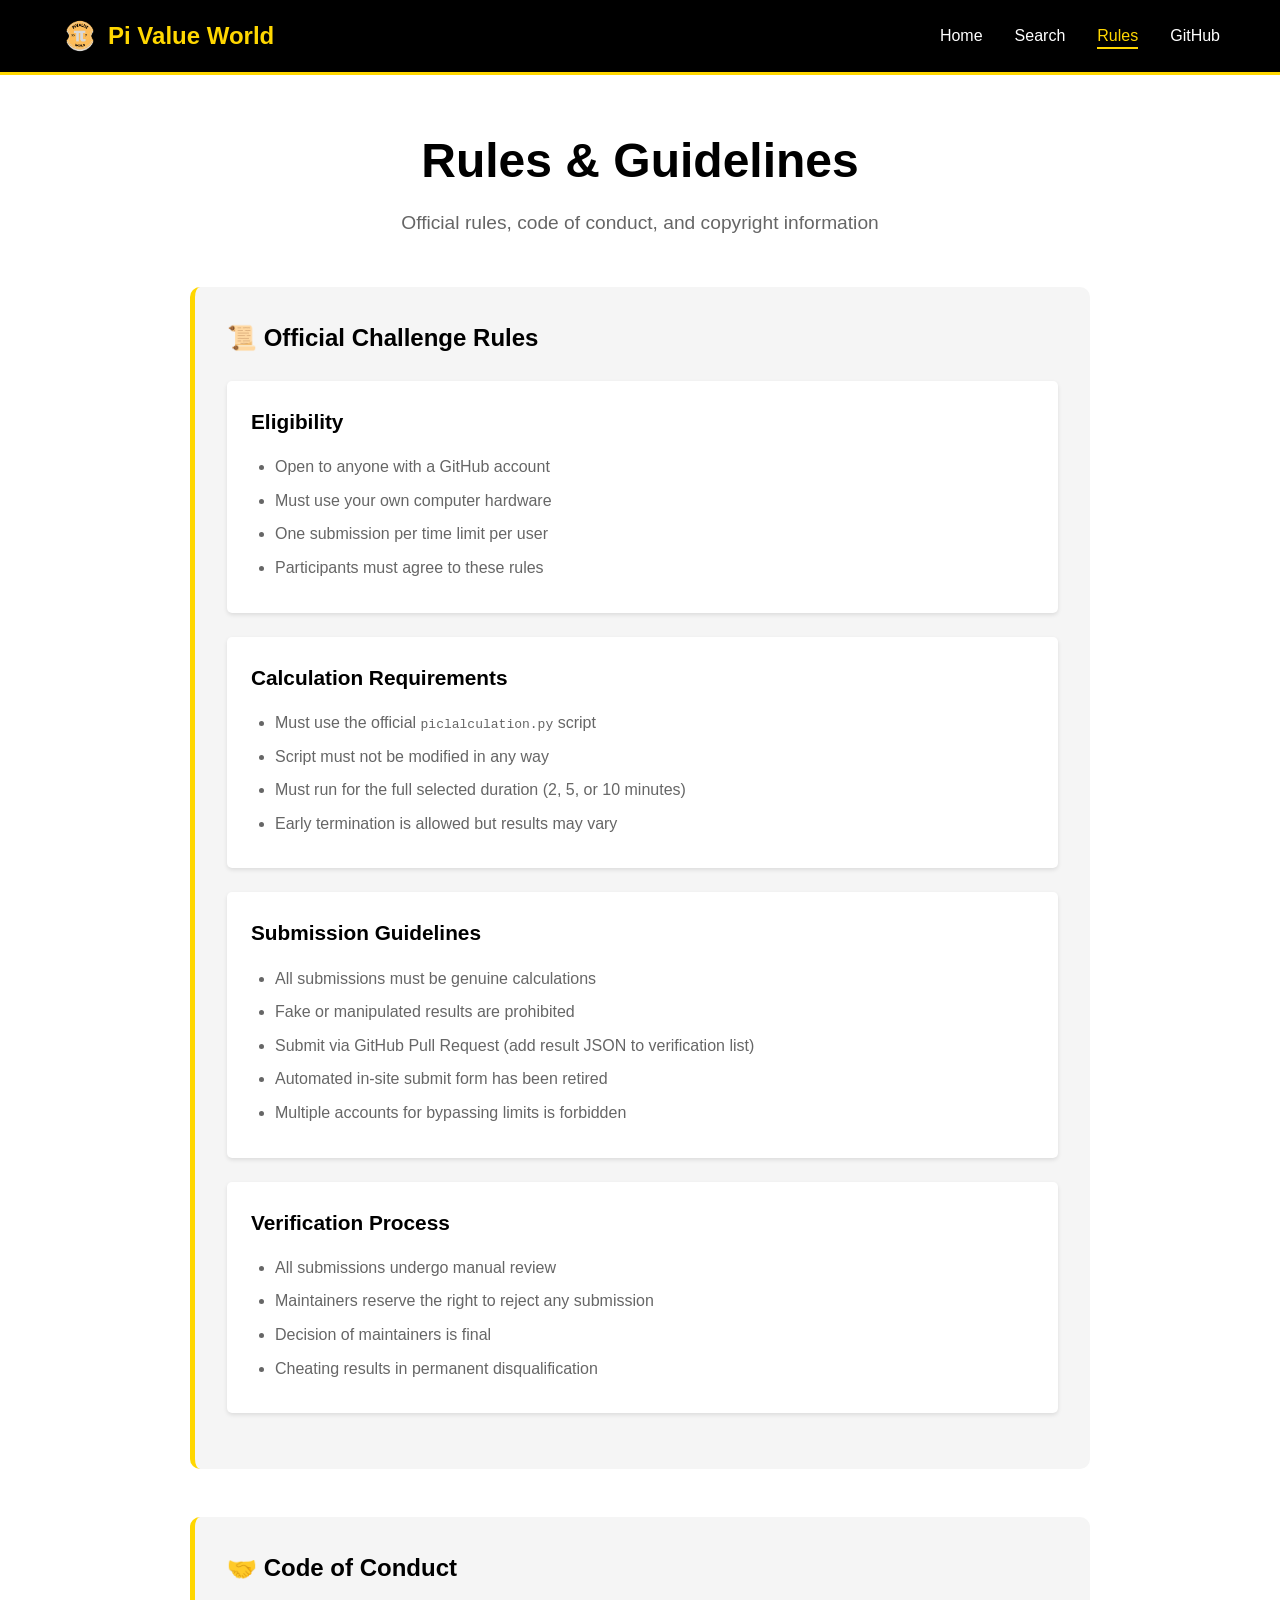
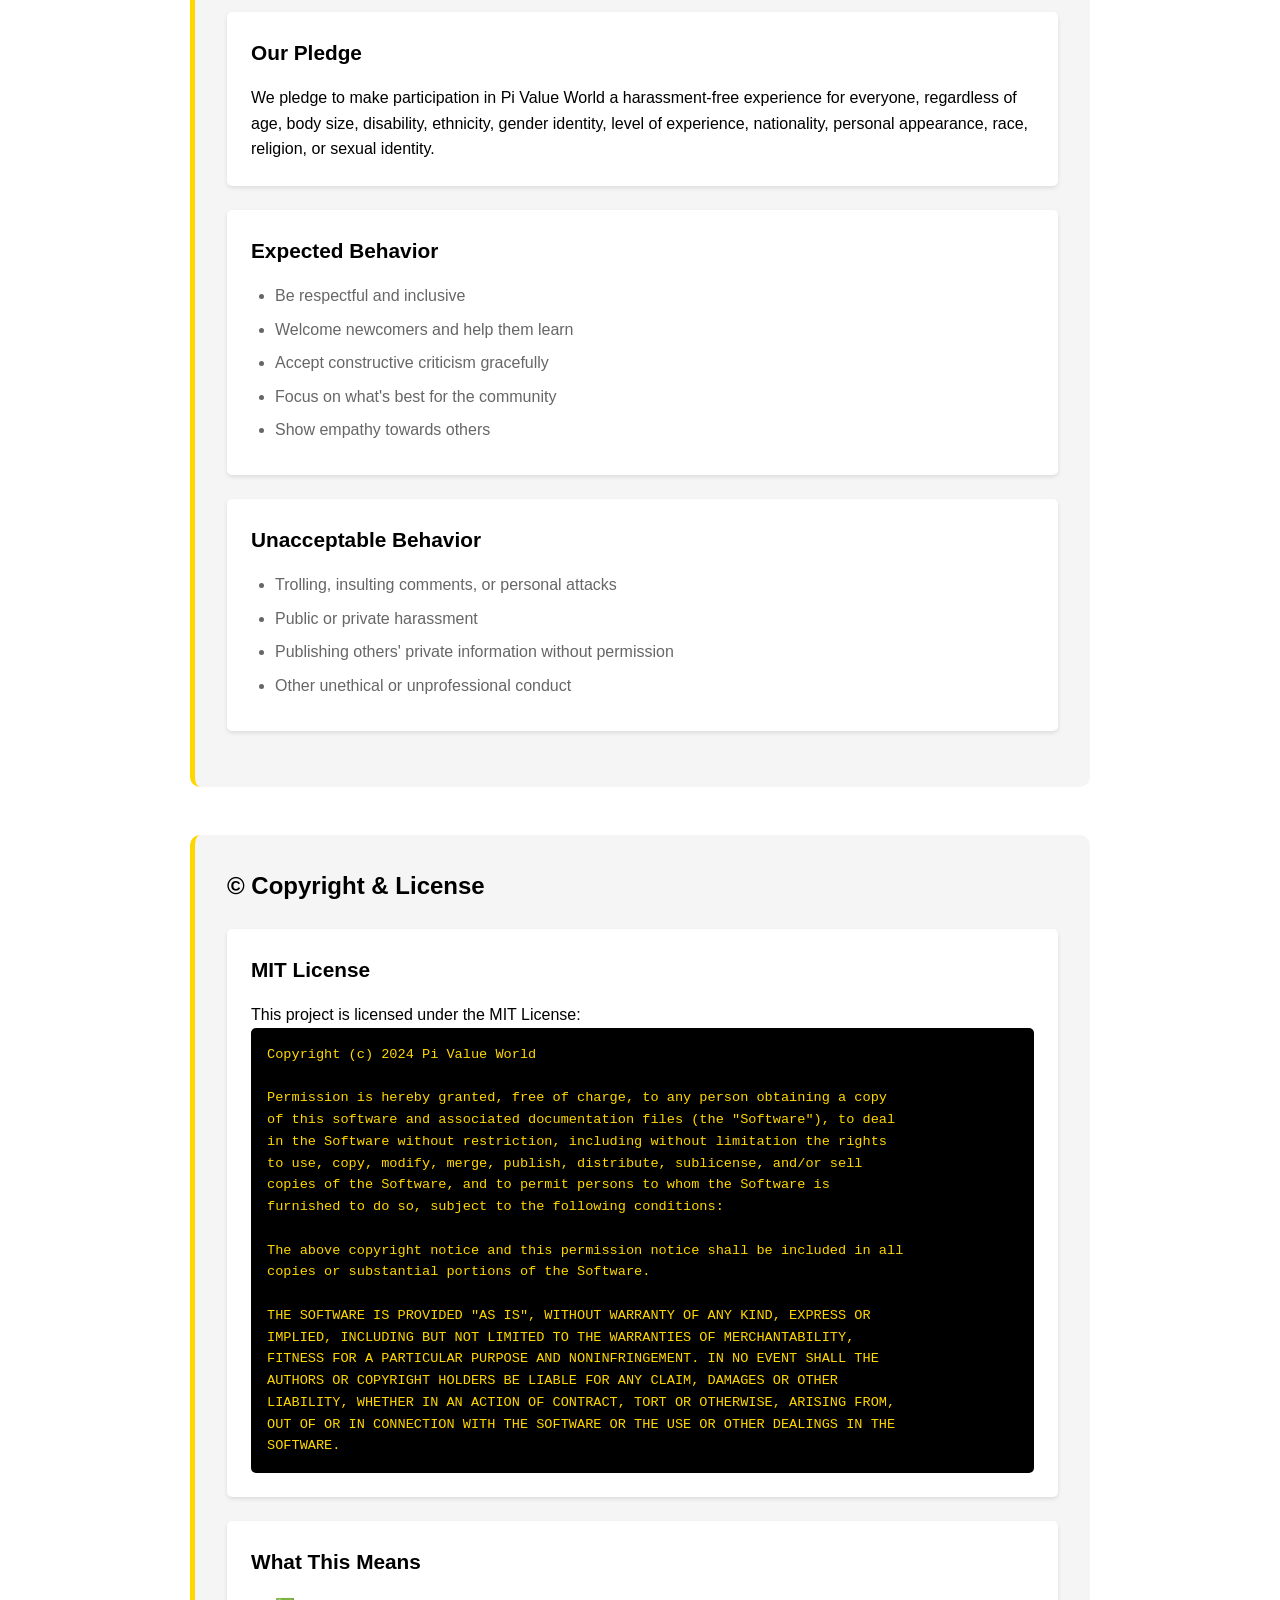
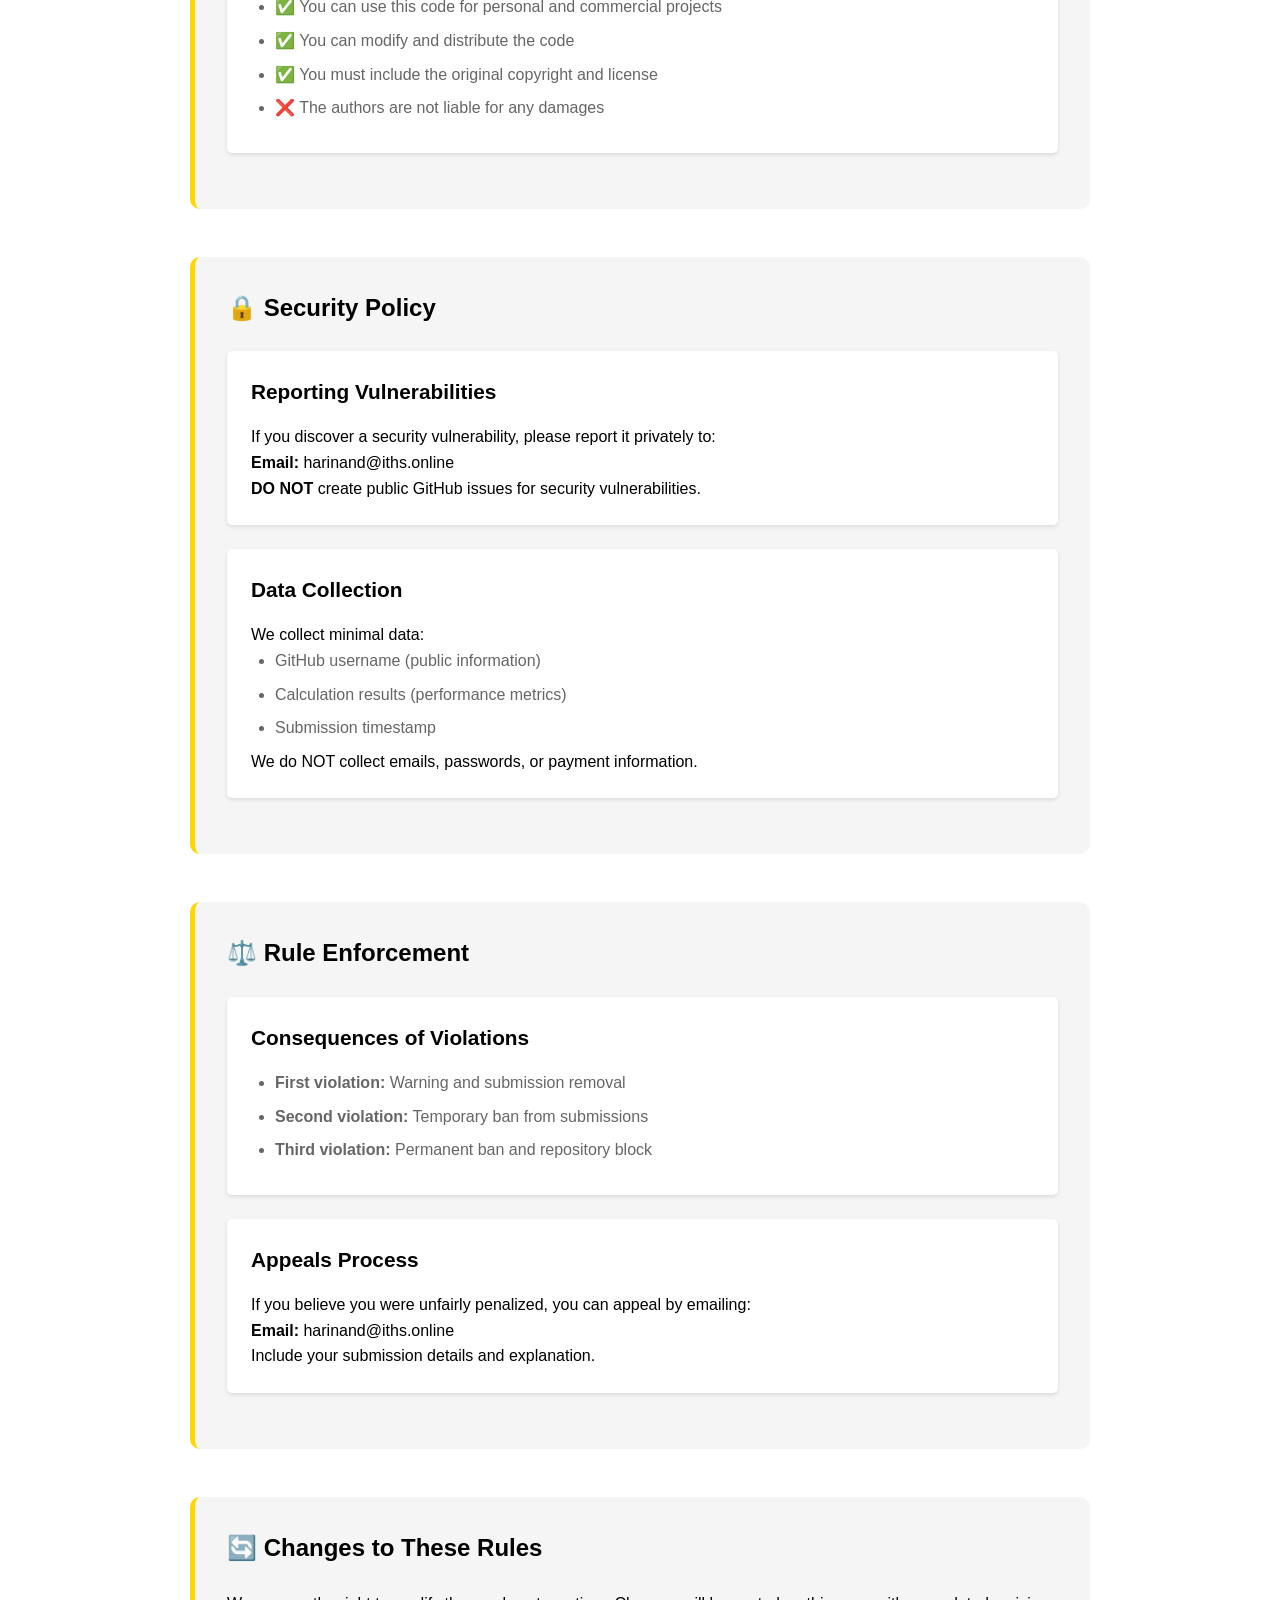
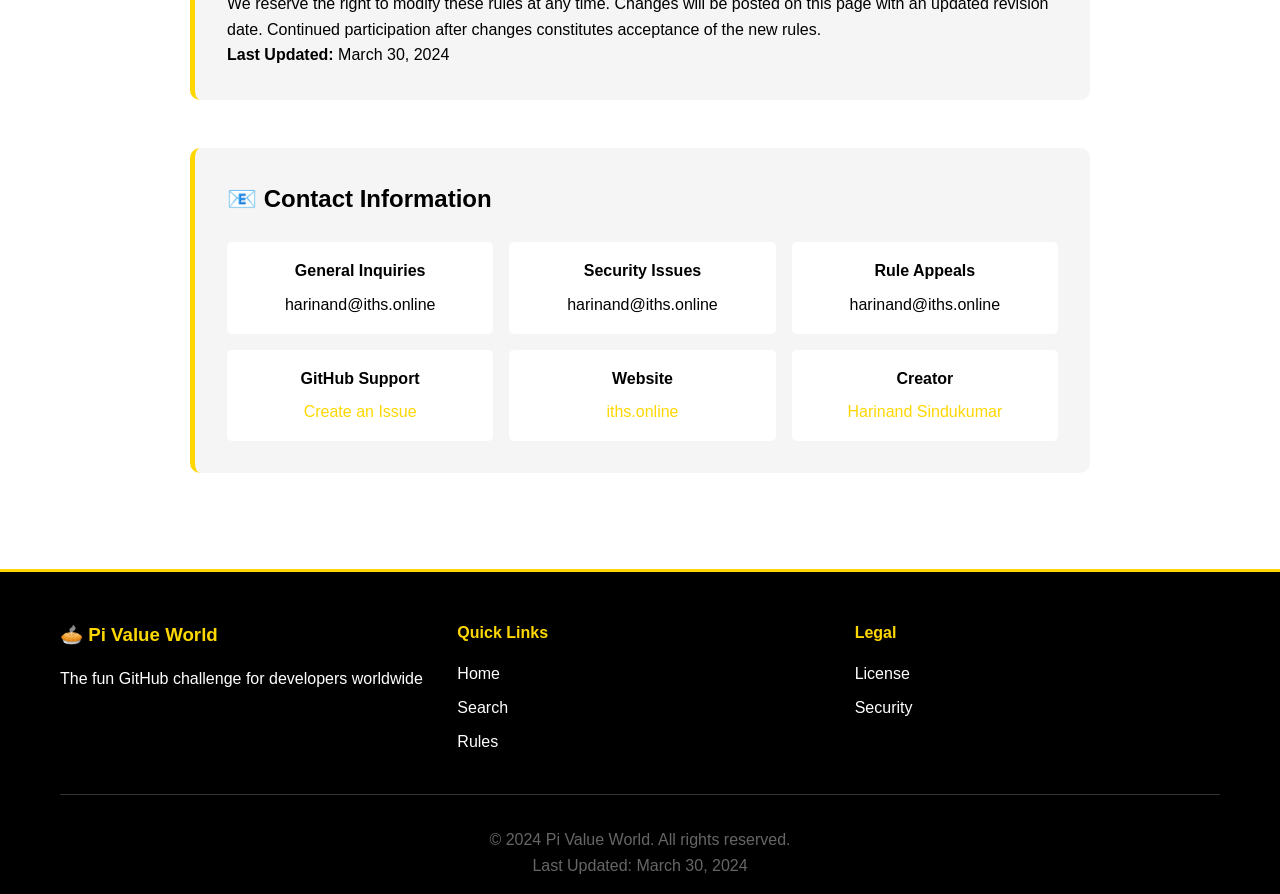
<file: docs/rules.html>
<!DOCTYPE html>
<html lang="en">
<head>
    <meta charset="UTF-8">
    <meta name="viewport" content="width=device-width, initial-scale=1.0">
    <title>Rules & Guidelines | Pi Value World</title>
    <meta name="description" content="Official rules, guidelines, and copyright information for Pi Value World challenge">
    <link rel="icon" type="image/png" href="assets/pi.png">
    <link rel="apple-touch-icon" href="assets/pi.png">
    <link rel="stylesheet" href="css/style.css">
</head>
<body>
    <!-- Navigation -->
    <nav class="navbar">
        <div class="container">
            <a href="index.html" class="logo">
                <img src="assets/pi.png" alt="Pi Value World Logo" class="logo-image">
                Pi Value World
            </a>
            <ul class="nav-links">
                <li><a href="index.html">Home</a></li>
                <li><a href="search.html">Search</a></li>
                <li><a href="rules.html" class="active">Rules</a></li>
                <li><a href="https://github.com/harinandsindukumar/pivalue.world" target="_blank">GitHub</a></li>
            </ul>
            <button class="mobile-menu-btn">☰</button>
        </div>
    </nav>

    <!-- Main Content -->
    <main class="page-content">
        <div class="container">
            <div class="page-header">
                <h1>Rules & Guidelines</h1>
                <p>Official rules, code of conduct, and copyright information</p>
            </div>

            <div class="rules-content">
                <!-- Official Rules -->
                <section class="rules-section">
                    <h2>📜 Official Challenge Rules</h2>
                    
                    <div class="rule-card">
                        <h3>Eligibility</h3>
                        <ul>
                            <li>Open to anyone with a GitHub account</li>
                            <li>Must use your own computer hardware</li>
                            <li>One submission per time limit per user</li>
                            <li>Participants must agree to these rules</li>
                        </ul>
                    </div>

                    <div class="rule-card">
                        <h3>Calculation Requirements</h3>
                        <ul>
                            <li>Must use the official <code>piclalculation.py</code> script</li>
                            <li>Script must not be modified in any way</li>
                            <li>Must run for the full selected duration (2, 5, or 10 minutes)</li>
                            <li>Early termination is allowed but results may vary</li>
                        </ul>
                    </div>

                    <div class="rule-card">
                        <h3>Submission Guidelines</h3>
                        <ul>
                            <li>All submissions must be genuine calculations</li>
                            <li>Fake or manipulated results are prohibited</li>
                            <li>Submit via GitHub Pull Request (add result JSON to verification list)</li>
                            <li>Automated in-site submit form has been retired</li>
                            <li>Multiple accounts for bypassing limits is forbidden</li>
                        </ul>
                    </div>

                    <div class="rule-card">
                        <h3>Verification Process</h3>
                        <ul>
                            <li>All submissions undergo manual review</li>
                            <li>Maintainers reserve the right to reject any submission</li>
                            <li>Decision of maintainers is final</li>
                            <li>Cheating results in permanent disqualification</li>
                        </ul>
                    </div>
                </section>

                <!-- Code of Conduct -->
                <section class="rules-section">
                    <h2>🤝 Code of Conduct</h2>
                    
                    <div class="conduct-card">
                        <h3>Our Pledge</h3>
                        <p>We pledge to make participation in Pi Value World a harassment-free experience for everyone, regardless of age, body size, disability, ethnicity, gender identity, level of experience, nationality, personal appearance, race, religion, or sexual identity.</p>
                    </div>

                    <div class="conduct-card">
                        <h3>Expected Behavior</h3>
                        <ul>
                            <li>Be respectful and inclusive</li>
                            <li>Welcome newcomers and help them learn</li>
                            <li>Accept constructive criticism gracefully</li>
                            <li>Focus on what's best for the community</li>
                            <li>Show empathy towards others</li>
                        </ul>
                    </div>

                    <div class="conduct-card">
                        <h3>Unacceptable Behavior</h3>
                        <ul>
                            <li>Trolling, insulting comments, or personal attacks</li>
                            <li>Public or private harassment</li>
                            <li>Publishing others' private information without permission</li>
                            <li>Other unethical or unprofessional conduct</li>
                        </ul>
                    </div>
                </section>

                <!-- Copyright & License -->
                <section class="rules-section">
                    <h2>© Copyright & License</h2>
                    
                    <div class="license-card">
                        <h3>MIT License</h3>
                        <p>This project is licensed under the MIT License:</p>
                        <pre>Copyright (c) 2024 Pi Value World

Permission is hereby granted, free of charge, to any person obtaining a copy
of this software and associated documentation files (the "Software"), to deal
in the Software without restriction, including without limitation the rights
to use, copy, modify, merge, publish, distribute, sublicense, and/or sell
copies of the Software, and to permit persons to whom the Software is
furnished to do so, subject to the following conditions:

The above copyright notice and this permission notice shall be included in all
copies or substantial portions of the Software.

THE SOFTWARE IS PROVIDED "AS IS", WITHOUT WARRANTY OF ANY KIND, EXPRESS OR
IMPLIED, INCLUDING BUT NOT LIMITED TO THE WARRANTIES OF MERCHANTABILITY,
FITNESS FOR A PARTICULAR PURPOSE AND NONINFRINGEMENT. IN NO EVENT SHALL THE
AUTHORS OR COPYRIGHT HOLDERS BE LIABLE FOR ANY CLAIM, DAMAGES OR OTHER
LIABILITY, WHETHER IN AN ACTION OF CONTRACT, TORT OR OTHERWISE, ARISING FROM,
OUT OF OR IN CONNECTION WITH THE SOFTWARE OR THE USE OR OTHER DEALINGS IN THE
SOFTWARE.</pre>
                    </div>

                    <div class="license-card">
                        <h3>What This Means</h3>
                        <ul>
                            <li>✅ You can use this code for personal and commercial projects</li>
                            <li>✅ You can modify and distribute the code</li>
                            <li>✅ You must include the original copyright and license</li>
                            <li>❌ The authors are not liable for any damages</li>
                        </ul>
                    </div>
                </section>

                <!-- Security -->
                <section class="rules-section">
                    <h2>🔒 Security Policy</h2>
                    
                    <div class="security-card">
                        <h3>Reporting Vulnerabilities</h3>
                        <p>If you discover a security vulnerability, please report it privately to:</p>
                        <p><strong>Email:</strong> harinand@iths.online</p>
                        <p><strong>DO NOT</strong> create public GitHub issues for security vulnerabilities.</p>
                    </div>

                    <div class="security-card">
                        <h3>Data Collection</h3>
                        <p>We collect minimal data:</p>
                        <ul>
                            <li>GitHub username (public information)</li>
                            <li>Calculation results (performance metrics)</li>
                            <li>Submission timestamp</li>
                        </ul>
                        <p>We do NOT collect emails, passwords, or payment information.</p>
                    </div>
                </section>

                <!-- Enforcement -->
                <section class="rules-section">
                    <h2>⚖️ Rule Enforcement</h2>
                    
                    <div class="enforcement-card">
                        <h3>Consequences of Violations</h3>
                        <ul>
                            <li><strong>First violation:</strong> Warning and submission removal</li>
                            <li><strong>Second violation:</strong> Temporary ban from submissions</li>
                            <li><strong>Third violation:</strong> Permanent ban and repository block</li>
                        </ul>
                    </div>

                    <div class="enforcement-card">
                        <h3>Appeals Process</h3>
                        <p>If you believe you were unfairly penalized, you can appeal by emailing:</p>
                        <p><strong>Email:</strong> harinand@iths.online</p>
                        <p>Include your submission details and explanation.</p>
                    </div>
                </section>

                <!-- Changes to Rules -->
                <section class="rules-section">
                    <h2>🔄 Changes to These Rules</h2>
                    <p>We reserve the right to modify these rules at any time. Changes will be posted on this page with an updated revision date. Continued participation after changes constitutes acceptance of the new rules.</p>
                    <p><strong>Last Updated:</strong> March 30, 2024</p>
                </section>

                <!-- Contact -->
                <section class="rules-section">
                    <h2>📧 Contact Information</h2>
                    <div class="contact-grid">
                        <div class="contact-item">
                            <h4>General Inquiries</h4>
                            <p>harinand@iths.online</p>
                        </div>
                        <div class="contact-item">
                            <h4>Security Issues</h4>
                            <p>harinand@iths.online</p>
                        </div>
                        <div class="contact-item">
                            <h4>Rule Appeals</h4>
                            <p>harinand@iths.online</p>
                        </div>
                        <div class="contact-item">
                            <h4>GitHub Support</h4>
                            <p><a href="https://github.com/harinandsindukumar/pivalue.world/issues">Create an Issue</a></p>
                        </div>
                        <div class="contact-item">
                            <h4>Website</h4>
                            <p><a href="https://iths.online" target="_blank">iths.online</a></p>
                        </div>
                        <div class="contact-item">
                            <h4>Creator</h4>
                            <p><a href="https://github.com/harinandsindukumar/" target="_blank">Harinand Sindukumar</a></p>
                        </div>
                    </div>
                </section>
            </div>
        </div>
    </main>

    <!-- Footer -->
    <footer class="footer">
        <div class="container">
            <div class="footer-content">
                <div class="footer-section">
                    <h3>🥧 Pi Value World</h3>
                    <p>The fun GitHub challenge for developers worldwide</p>
                </div>
                <div class="footer-section">
                    <h4>Quick Links</h4>
                    <ul>
                        <li><a href="index.html">Home</a></li>
                        <li><a href="search.html">Search</a></li>
                        <li><a href="rules.html">Rules</a></li>
                    </ul>
                </div>
                <div class="footer-section">
                    <h4>Legal</h4>
                    <ul>
                        <li><a href="https://github.com/harinandsindukumar/pivalue.world/blob/main/LICENSE">License</a></li>
                        <li><a href="https://github.com/harinandsindukumar/pivalue.world/blob/main/SECURITY.md">Security</a></li>
                    </ul>
                </div>
            </div>
            <div class="footer-bottom">
                <p>&copy; 2024 Pi Value World. All rights reserved.</p>
                <p>Last Updated: March 30, 2024</p>
            </div>
        </div>
    </footer>

    <script src="js/app.js"></script>
</body>
</html>
</file>
<file: docs/css/style.css>
/* ========================================
   Pi Value World - Main Stylesheet
   Theme: Yellow, Black, White
   ======================================== */

/* CSS Variables */
:root {
    --primary-yellow: #FFD700;
    --primary-yellow-dark: #FFC700;
    --black: #000000;
    --dark-gray: #1a1a1a;
    --medium-gray: #333333;
    --light-gray: #666666;
    --white: #ffffff;
    --off-white: #f5f5f5;
    --success-green: #28a745;
    --error-red: #dc3545;
    --font-main: 'Segoe UI', Tahoma, Geneva, Verdana, sans-serif;
    --shadow-sm: 0 2px 4px rgba(0,0,0,0.1);
    --shadow-md: 0 4px 8px rgba(0,0,0,0.15);
    --shadow-lg: 0 8px 16px rgba(0,0,0,0.2);
}

/* Reset & Base */
* {
    margin: 0;
    padding: 0;
    box-sizing: border-box;
}

body {
    font-family: var(--font-main);
    background-color: var(--white);
    color: var(--black);
    line-height: 1.6;
    overflow-x: hidden;
}

.container {
    max-width: 1200px;
    margin: 0 auto;
    padding: 0 20px;
}

/* Navigation */
.navbar {
    background-color: var(--black);
    color: var(--white);
    padding: 1rem 0;
    position: sticky;
    top: 0;
    z-index: 1000;
    border-bottom: 3px solid var(--primary-yellow);
}

.navbar .container {
    display: flex;
    justify-content: space-between;
    align-items: center;
}

.logo {
    font-size: 1.5rem;
    font-weight: bold;
    color: var(--primary-yellow);
    text-decoration: none;
    transition: transform 0.3s ease;
    display: flex;
    align-items: center;
    gap: 0.5rem;
}

.logo-image {
    width: 40px;
    height: 40px;
    object-fit: contain;
    transition: transform 0.3s ease;
}

.logo:hover .logo-image {
    transform: rotate(180deg);
}

.logo:hover {
    transform: scale(1.05);
}

.nav-links {
    display: flex;
    list-style: none;
    gap: 2rem;
}

.nav-links a {
    color: var(--white);
    text-decoration: none;
    font-weight: 500;
    transition: color 0.3s ease;
    position: relative;
}

.nav-links a:hover,
.nav-links a.active {
    color: var(--primary-yellow);
}

.nav-links a::after {
    content: '';
    position: absolute;
    bottom: -5px;
    left: 0;
    width: 0;
    height: 2px;
    background-color: var(--primary-yellow);
    transition: width 0.3s ease;
}

.nav-links a:hover::after,
.nav-links a.active::after {
    width: 100%;
}

.mobile-menu-btn {
    display: none;
    background: none;
    border: none;
    color: var(--white);
    font-size: 1.5rem;
    cursor: pointer;
}

/* Hero Section */
.hero {
    background: linear-gradient(135deg, var(--black) 0%, var(--medium-gray) 100%);
    color: var(--white);
    padding: 4rem 0;
    text-align: center;
    position: relative;
    overflow: hidden;
}

.hero::before {
    content: 'π';
    position: absolute;
    font-size: 20rem;
    opacity: 0.05;
    color: var(--primary-yellow);
    top: 50%;
    left: 50%;
    transform: translate(-50%, -50%);
}

.pi-counter {
    margin-bottom: 3rem;
    position: relative;
    z-index: 1;
}

.counter-label {
    display: block;
    font-size: 1rem;
    color: var(--light-gray);
    margin-bottom: 0.5rem;
}

.counter-value {
    font-size: 8rem;
    font-weight: bold;
    color: var(--primary-yellow);
    text-shadow: 0 0 20px rgba(255, 215, 0, 0.5);
    animation: pulse 2s infinite;
}

@keyframes pulse {
    0%, 100% { transform: scale(1); }
    50% { transform: scale(1.02); }
}

.counter-description {
    font-size: 1.1rem;
    color: var(--light-gray);
}

.hero-content {
    position: relative;
    z-index: 1;
}

.hero h2 {
    font-size: 3rem;
    margin-bottom: 1rem;
    color: var(--primary-yellow);
}

.hero p {
    font-size: 1.3rem;
    margin-bottom: 2rem;
    max-width: 600px;
    margin-left: auto;
    margin-right: auto;
}

.cta-buttons {
    display: flex;
    gap: 1rem;
    justify-content: center;
    flex-wrap: wrap;
}

/* Buttons */
.btn {
    display: inline-block;
    padding: 0.75rem 2rem;
    font-size: 1rem;
    font-weight: 600;
    text-decoration: none;
    border: none;
    border-radius: 5px;
    cursor: pointer;
    transition: all 0.3s ease;
    text-align: center;
}

.btn-primary {
    background-color: var(--primary-yellow);
    color: var(--black);
}

.btn-primary:hover {
    background-color: var(--primary-yellow-dark);
    transform: translateY(-2px);
    box-shadow: var(--shadow-md);
}

.btn-secondary {
    background-color: transparent;
    color: var(--primary-yellow);
    border: 2px solid var(--primary-yellow);
}

.btn-secondary:hover {
    background-color: var(--primary-yellow);
    color: var(--black);
}

.btn-success {
    background-color: var(--success-green);
    color: var(--white);
}

.btn-success:hover {
    background-color: #218838;
}

.btn-large {
    padding: 1rem 2.5rem;
    font-size: 1.1rem;
}

.btn-small {
    padding: 0.5rem 1rem;
    font-size: 0.9rem;
}

/* Sections */
.section-title {
    font-size: 2.5rem;
    text-align: center;
    margin-bottom: 3rem;
    color: var(--black);
    position: relative;
}

.section-title::after {
    content: '';
    display: block;
    width: 80px;
    height: 4px;
    background-color: var(--primary-yellow);
    margin: 1rem auto 0;
}

/* How It Works */
.how-it-works {
    padding: 4rem 0;
    background-color: var(--off-white);
}

.steps-grid {
    display: grid;
    grid-template-columns: repeat(auto-fit, minmax(250px, 1fr));
    gap: 2rem;
}

.step-card {
    background: var(--white);
    padding: 2rem;
    border-radius: 10px;
    text-align: center;
    box-shadow: var(--shadow-sm);
    transition: transform 0.3s ease, box-shadow 0.3s ease;
    border-top: 4px solid var(--primary-yellow);
}

.step-card:hover {
    transform: translateY(-5px);
    box-shadow: var(--shadow-lg);
}

.step-number {
    width: 60px;
    height: 60px;
    background-color: var(--primary-yellow);
    color: var(--black);
    font-size: 2rem;
    font-weight: bold;
    border-radius: 50%;
    display: flex;
    align-items: center;
    justify-content: center;
    margin: 0 auto 1.5rem;
}

.step-card h3 {
    font-size: 1.5rem;
    margin-bottom: 1rem;
    color: var(--black);
}

.step-card p {
    color: var(--light-gray);
}

/* Features */
.features {
    padding: 4rem 0;
    background-color: var(--white);
}

.features-grid {
    display: grid;
    grid-template-columns: repeat(auto-fit, minmax(280px, 1fr));
    gap: 2rem;
}

.feature-card {
    text-align: center;
    padding: 2rem;
    border-radius: 10px;
    transition: all 0.3s ease;
}

.feature-card:hover {
    background-color: var(--off-white);
    transform: translateY(-5px);
}

.feature-icon {
    font-size: 3rem;
    margin-bottom: 1rem;
}

.feature-card h3 {
    font-size: 1.3rem;
    margin-bottom: 0.5rem;
}

.feature-card p {
    color: var(--light-gray);
}

/* Stats Section */
.stats {
    padding: 4rem 0;
    background-color: var(--black);
    color: var(--white);
}

.stats .section-title {
    color: var(--white);
}

.stats-grid {
    display: grid;
    grid-template-columns: repeat(auto-fit, minmax(200px, 1fr));
    gap: 2rem;
}

.stat-card {
    text-align: center;
    padding: 2rem;
    background-color: var(--medium-gray);
    border-radius: 10px;
    border: 2px solid var(--primary-yellow);
}

.stat-card h3 {
    font-size: 3rem;
    color: var(--primary-yellow);
    margin-bottom: 0.5rem;
}

.stat-card p {
    color: var(--light-gray);
    font-size: 1rem;
}

/* CTA Section */
.cta {
    padding: 4rem 0;
    background: linear-gradient(135deg, var(--primary-yellow) 0%, var(--primary-yellow-dark) 100%);
    text-align: center;
}

.cta h2 {
    font-size: 2.5rem;
    color: var(--black);
    margin-bottom: 1rem;
}

.cta p {
    font-size: 1.2rem;
    color: var(--dark-gray);
    margin-bottom: 2rem;
}

.cta .btn {
    background-color: var(--black);
    color: var(--white);
}

.cta .btn:hover {
    background-color: var(--dark-gray);
}

/* Footer */
.footer {
    background-color: var(--black);
    color: var(--white);
    padding: 3rem 0 1rem;
    border-top: 3px solid var(--primary-yellow);
}

.footer-content {
    display: grid;
    grid-template-columns: repeat(auto-fit, minmax(250px, 1fr));
    gap: 2rem;
    margin-bottom: 2rem;
}

.footer-section h3,
.footer-section h4 {
    color: var(--primary-yellow);
    margin-bottom: 1rem;
    display: flex;
    align-items: center;
    gap: 0.5rem;
}

.footer-logo {
    width: 30px;
    height: 30px;
    object-fit: contain;
}

.footer-section ul {
    list-style: none;
}

.footer-section ul li {
    margin-bottom: 0.5rem;
}

.footer-section a {
    color: var(--white);
    text-decoration: none;
    transition: color 0.3s ease;
}

.footer-section a:hover {
    color: var(--primary-yellow);
}

.social-links {
    display: flex;
    gap: 1rem;
}

.footer-bottom {
    text-align: center;
    padding-top: 2rem;
    border-top: 1px solid var(--medium-gray);
    color: var(--light-gray);
}

/* Page Content */
.page-content {
    padding: 3rem 0;
    min-height: 70vh;
}

.page-header {
    text-align: center;
    margin-bottom: 3rem;
}

.page-header h1 {
    font-size: 3rem;
    color: var(--black);
    margin-bottom: 0.5rem;
}

.page-header p {
    font-size: 1.2rem;
    color: var(--light-gray);
}

/* Forms */
.form-container {
    max-width: 600px;
    margin: 0 auto;
    background: var(--off-white);
    padding: 2rem;
    border-radius: 10px;
    box-shadow: var(--shadow-md);
}

.form-group {
    margin-bottom: 1.5rem;
}

.form-group label {
    display: block;
    font-weight: 600;
    margin-bottom: 0.5rem;
    color: var(--black);
}

.form-group input {
    width: 100%;
    padding: 0.75rem;
    font-size: 1rem;
    border: 2px solid var(--light-gray);
    border-radius: 5px;
    transition: border-color 0.3s ease;
}

.form-group input:focus {
    outline: none;
    border-color: var(--primary-yellow);
}

.form-group small {
    display: block;
    margin-top: 0.25rem;
    color: var(--light-gray);
    font-size: 0.85rem;
}

.form-actions {
    text-align: center;
    margin-top: 2rem;
}

.status-message {
    max-width: 600px;
    margin: 1.5rem auto;
    padding: 1rem;
    border-radius: 5px;
    display: none;
}

.status-message.success {
    background-color: #d4edda;
    color: #155724;
    border: 1px solid #c3e6cb;
    display: block;
}

.status-message.error {
    background-color: #f8d7da;
    color: #721c24;
    border: 1px solid #f5c6cb;
    display: block;
}

.instructions {
    max-width: 600px;
    margin: 2rem auto;
    padding: 1.5rem;
    background: var(--white);
    border-radius: 5px;
    border-left: 4px solid var(--primary-yellow);
}

.instructions h3 {
    margin-bottom: 1rem;
}

.instructions ol {
    margin-left: 1.5rem;
    margin-bottom: 1rem;
}

.instructions li {
    margin-bottom: 0.5rem;
}

.info-box {
    background-color: var(--off-white);
    padding: 1rem;
    border-radius: 5px;
    margin-top: 1rem;
}

/* Timeline */
.what-next {
    max-width: 800px;
    margin: 3rem auto;
}

.what-next h2 {
    text-align: center;
    margin-bottom: 2rem;
}

.timeline {
    position: relative;
    padding-left: 2rem;
}

.timeline-item {
    display: flex;
    gap: 1.5rem;
    margin-bottom: 2rem;
    position: relative;
}

.timeline-marker {
    width: 40px;
    height: 40px;
    background-color: var(--primary-yellow);
    color: var(--black);
    font-weight: bold;
    border-radius: 50%;
    display: flex;
    align-items: center;
    justify-content: center;
    flex-shrink: 0;
}

.timeline-content h4 {
    margin-bottom: 0.5rem;
    color: var(--black);
}

.timeline-content p {
    color: var(--light-gray);
}

/* Search */
.search-container {
    max-width: 700px;
    margin: 0 auto 2rem;
}

.search-form {
    margin-bottom: 1rem;
}

.search-input-group {
    display: flex;
    gap: 1rem;
}

.search-input-group input {
    flex: 1;
    padding: 1rem;
    font-size: 1rem;
    border: 2px solid var(--light-gray);
    border-radius: 5px;
}

.search-tips {
    text-align: center;
    color: var(--light-gray);
    padding: 1rem;
    background: var(--off-white);
    border-radius: 5px;
}

.search-tips code {
    background-color: var(--black);
    color: var(--primary-yellow);
    padding: 0.25rem 0.5rem;
    border-radius: 3px;
    font-size: 0.9rem;
}

.search-results {
    margin-top: 2rem;
}

.recent-submissions {
    margin-top: 3rem;
}

.recent-list {
    display: grid;
    gap: 1rem;
}

.loading {
    text-align: center;
    color: var(--light-gray);
    padding: 2rem;
}

/* Submission Detail */
.submission-detail {
    background: var(--white);
    padding: 2rem;
    border-radius: 10px;
    box-shadow: var(--shadow-lg);
    margin: 2rem auto;
    max-width: 800px;
}

.detail-header {
    display: flex;
    justify-content: space-between;
    align-items: center;
    margin-bottom: 1.5rem;
    padding-bottom: 1rem;
    border-bottom: 2px solid var(--primary-yellow);
}

.btn-close {
    background: none;
    border: none;
    font-size: 2rem;
    cursor: pointer;
    color: var(--light-gray);
}

.btn-close:hover {
    color: var(--black);
}

.detail-grid {
    display: grid;
    grid-template-columns: repeat(auto-fit, minmax(250px, 1fr));
    gap: 1rem;
    margin-bottom: 2rem;
}

.detail-item {
    padding: 1rem;
    background: var(--off-white);
    border-radius: 5px;
}

.detail-item.full-width {
    grid-column: 1 / -1;
}

.detail-item label {
    display: block;
    font-weight: 600;
    color: var(--light-gray);
    margin-bottom: 0.25rem;
    font-size: 0.9rem;
}

.detail-item span,
.detail-item code {
    font-size: 1.1rem;
    color: var(--black);
}

.detail-item code {
    background-color: var(--black);
    color: var(--primary-yellow);
    padding: 0.5rem;
    border-radius: 3px;
    display: block;
    word-break: break-all;
}

.status-badge {
    display: inline-block;
    padding: 0.25rem 0.75rem;
    border-radius: 20px;
    font-weight: 600;
    font-size: 0.9rem;
}

.status-badge.pending {
    background-color: #ffc107;
    color: var(--black);
}

.status-badge.verified {
    background-color: var(--success-green);
    color: var(--white);
}

.status-badge.rejected {
    background-color: var(--error-red);
    color: var(--white);
}

.detail-actions {
    display: flex;
    gap: 1rem;
    justify-content: center;
    flex-wrap: wrap;
}

/* Certificate */
.certificate-container {
    max-width: 900px;
    margin: 0 auto 2rem;
    background: var(--white);
    padding: 3rem;
    border-radius: 10px;
    box-shadow: var(--shadow-lg);
    border: 10px solid var(--primary-yellow);
    position: relative;
}

.certificate-header {
    text-align: center;
    margin-bottom: 2rem;
}

.certificate-header h1 {
    font-size: 2.5rem;
    color: var(--black);
    margin-bottom: 0.5rem;
}

.subtitle {
    font-size: 1.2rem;
    color: var(--light-gray);
}

.certificate-body {
    display: flex;
    gap: 2rem;
    align-items: center;
    margin-bottom: 2rem;
}

.certificate-text {
    flex: 1;
    text-align: center;
}

.presented-to {
    font-size: 1.1rem;
    color: var(--light-gray);
    margin-bottom: 1rem;
}

.username {
    font-size: 2.5rem;
    color: var(--black);
    margin-bottom: 1.5rem;
    font-weight: bold;
}

.achievement-text {
    font-size: 1.1rem;
    color: var(--light-gray);
    margin-bottom: 2rem;
}

.stats-grid {
    display: grid;
    grid-template-columns: repeat(3, 1fr);
    gap: 1rem;
    margin-bottom: 2rem;
}

.stat-box {
    background: var(--off-white);
    padding: 1rem;
    border-radius: 5px;
    border: 2px solid var(--primary-yellow);
}

.stat-label {
    display: block;
    font-size: 0.9rem;
    color: var(--light-gray);
    margin-bottom: 0.25rem;
}

.stat-value {
    display: block;
    font-size: 1.5rem;
    font-weight: bold;
    color: var(--black);
}

.verification-info {
    text-align: left;
    padding: 1rem;
    background: var(--off-white);
    border-radius: 5px;
    margin-top: 1.5rem;
}

.verification-info p {
    margin-bottom: 0.5rem;
}

.verification-info code {
    background-color: var(--black);
    color: var(--primary-yellow);
    padding: 0.25rem 0.5rem;
    border-radius: 3px;
    font-size: 0.9rem;
}

.certificate-seal {
    width: 150px;
    height: 150px;
    flex-shrink: 0;
}

.seal-inner {
    width: 100%;
    height: 100%;
    background: var(--primary-yellow);
    border-radius: 50%;
    display: flex;
    flex-direction: column;
    align-items: center;
    justify-content: center;
    border: 5px solid var(--black);
}

.seal-emoji {
    font-size: 3rem;
}

.seal-text {
    font-weight: bold;
    font-size: 0.9rem;
    color: var(--black);
}

.seal-pi {
    font-size: 2rem;
    font-weight: bold;
    color: var(--black);
}

.certificate-footer {
    text-align: center;
    padding-top: 2rem;
    border-top: 2px solid var(--light-gray);
}

.certificate-footer p {
    margin-bottom: 0.5rem;
    color: var(--light-gray);
}

.signature {
    font-style: italic;
    font-size: 0.9rem;
}

.certificate-actions {
    display: flex;
    gap: 1rem;
    justify-content: center;
    flex-wrap: wrap;
    margin-bottom: 2rem;
}

.sharing-options {
    text-align: center;
    padding: 2rem;
    background: var(--off-white);
    border-radius: 10px;
}

.sharing-options h3 {
    margin-bottom: 1rem;
}

.social-share {
    display: flex;
    gap: 1rem;
    justify-content: center;
    flex-wrap: wrap;
}

.share-btn {
    display: inline-block;
    padding: 0.75rem 1.5rem;
    background-color: var(--black);
    color: var(--white);
    text-decoration: none;
    border-radius: 5px;
    transition: all 0.3s ease;
}

.share-btn:hover {
    background-color: var(--primary-yellow);
    color: var(--black);
    transform: translateY(-2px);
}

/* Rules Page */
.rules-content {
    max-width: 900px;
    margin: 0 auto;
}

.rules-section {
    margin-bottom: 3rem;
    padding: 2rem;
    background: var(--off-white);
    border-radius: 10px;
    border-left: 5px solid var(--primary-yellow);
}

.rules-section h2 {
    margin-bottom: 1.5rem;
    color: var(--black);
}

.rule-card,
.conduct-card,
.license-card,
.security-card,
.enforcement-card {
    background: var(--white);
    padding: 1.5rem;
    border-radius: 5px;
    margin-bottom: 1.5rem;
    box-shadow: var(--shadow-sm);
}

.rule-card h3,
.conduct-card h3,
.license-card h3,
.security-card h3,
.enforcement-card h3 {
    color: var(--black);
    margin-bottom: 1rem;
    font-size: 1.3rem;
}

.rule-card ul,
.conduct-card ul,
.license-card ul,
.security-card ul,
.enforcement-card ul {
    margin-left: 1.5rem;
}

.rule-card li,
.conduct-card li,
.license-card li,
.security-card li,
.enforcement-card li {
    margin-bottom: 0.5rem;
    color: var(--light-gray);
}

.license-card pre {
    background: var(--black);
    color: var(--primary-yellow);
    padding: 1rem;
    border-radius: 5px;
    overflow-x: auto;
    font-size: 0.85rem;
    white-space: pre-wrap;
}

.contact-grid {
    display: grid;
    grid-template-columns: repeat(auto-fit, minmax(200px, 1fr));
    gap: 1rem;
}

.contact-item {
    background: var(--white);
    padding: 1rem;
    border-radius: 5px;
    text-align: center;
}

.contact-item h4 {
    margin-bottom: 0.5rem;
    color: var(--black);
}

.contact-item a {
    color: var(--primary-yellow);
    text-decoration: none;
}

/* Responsive */
@media (max-width: 768px) {
    .nav-links {
        display: none;
    }
    
    .mobile-menu-btn {
        display: block;
    }
    
    .hero h2 {
        font-size: 2rem;
    }
    
    .counter-value {
        font-size: 5rem;
    }
    
    .steps-grid,
    .features-grid,
    .stats-grid {
        grid-template-columns: 1fr;
    }
    
    .certificate-body {
        flex-direction: column;
    }
    
    .stats-grid {
        grid-template-columns: repeat(2, 1fr);
    }
    
    .search-input-group {
        flex-direction: column;
    }
    
    .detail-grid {
        grid-template-columns: 1fr;
    }
}

@media (max-width: 480px) {
    .counter-value {
        font-size: 3rem;
    }
    
    .cta-buttons,
    .certificate-actions {
        flex-direction: column;
    }
    
    .btn {
        width: 100%;
    }
}
</file>
